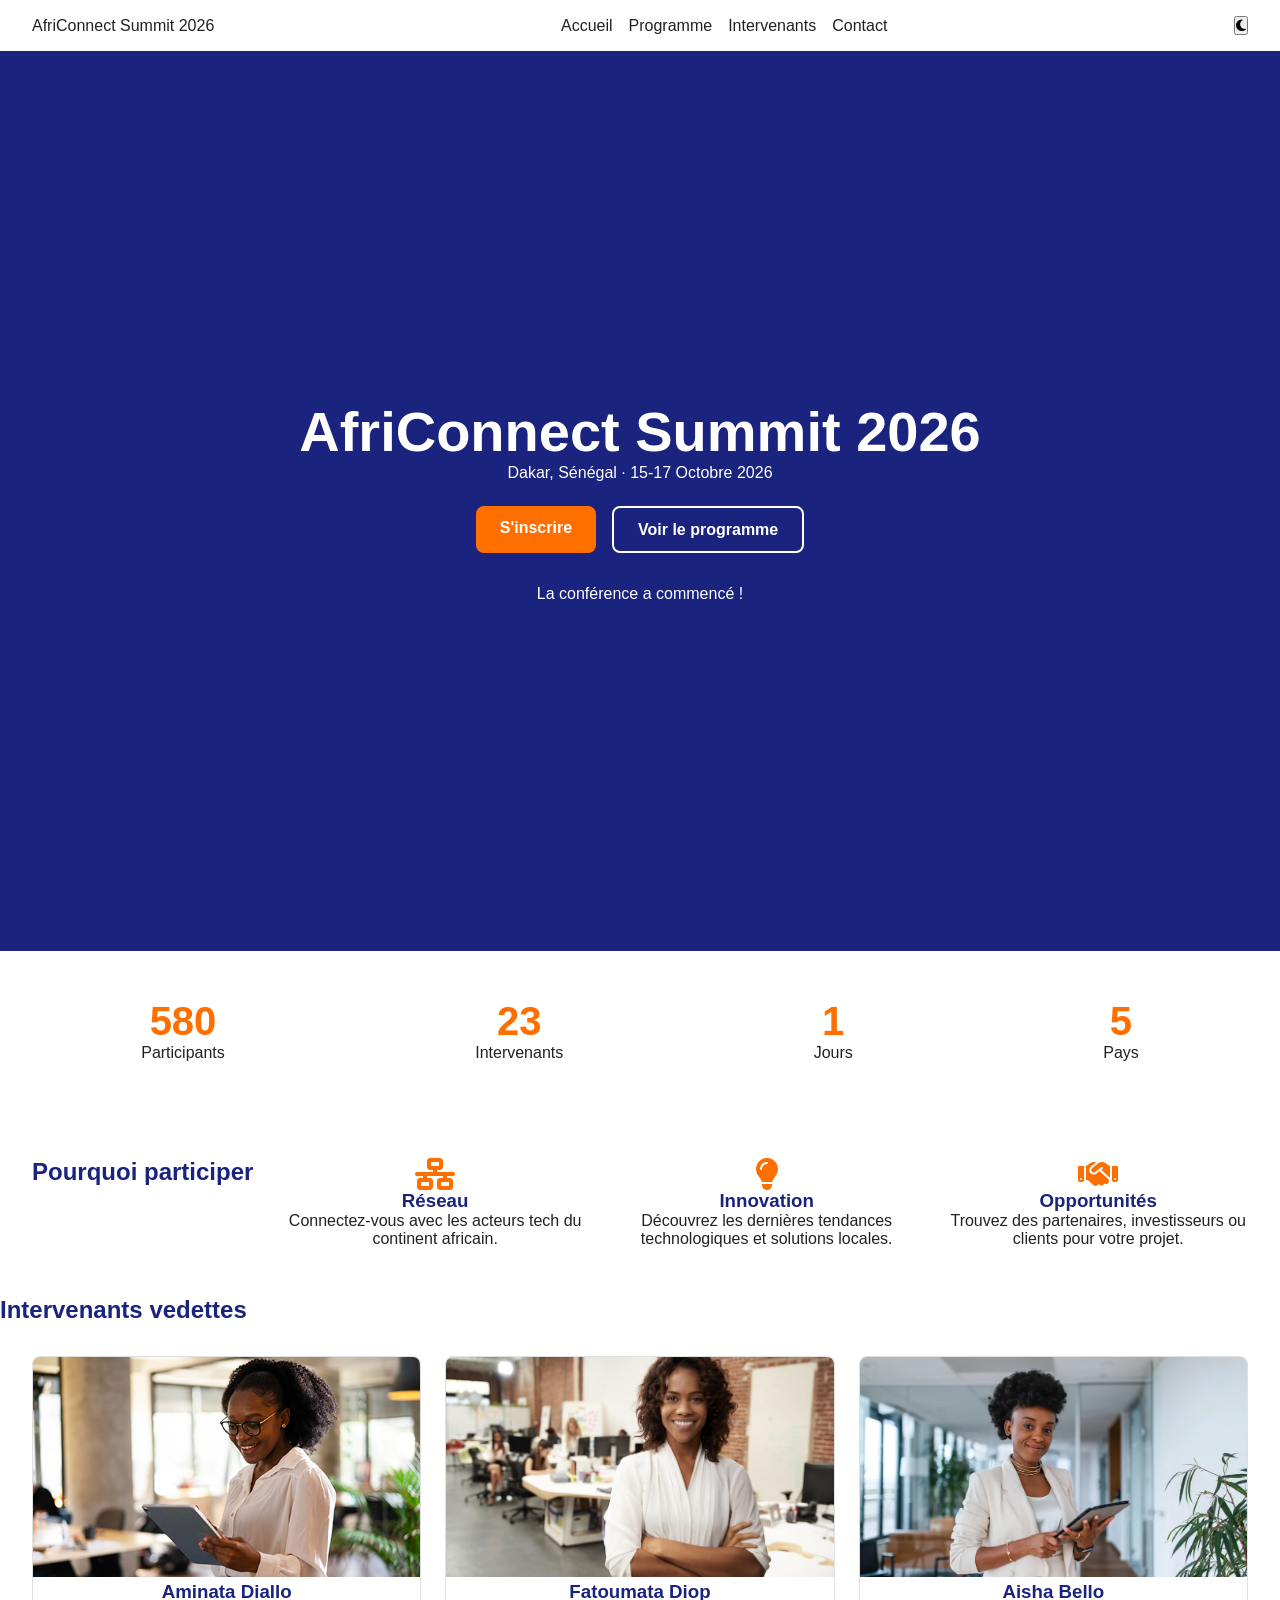
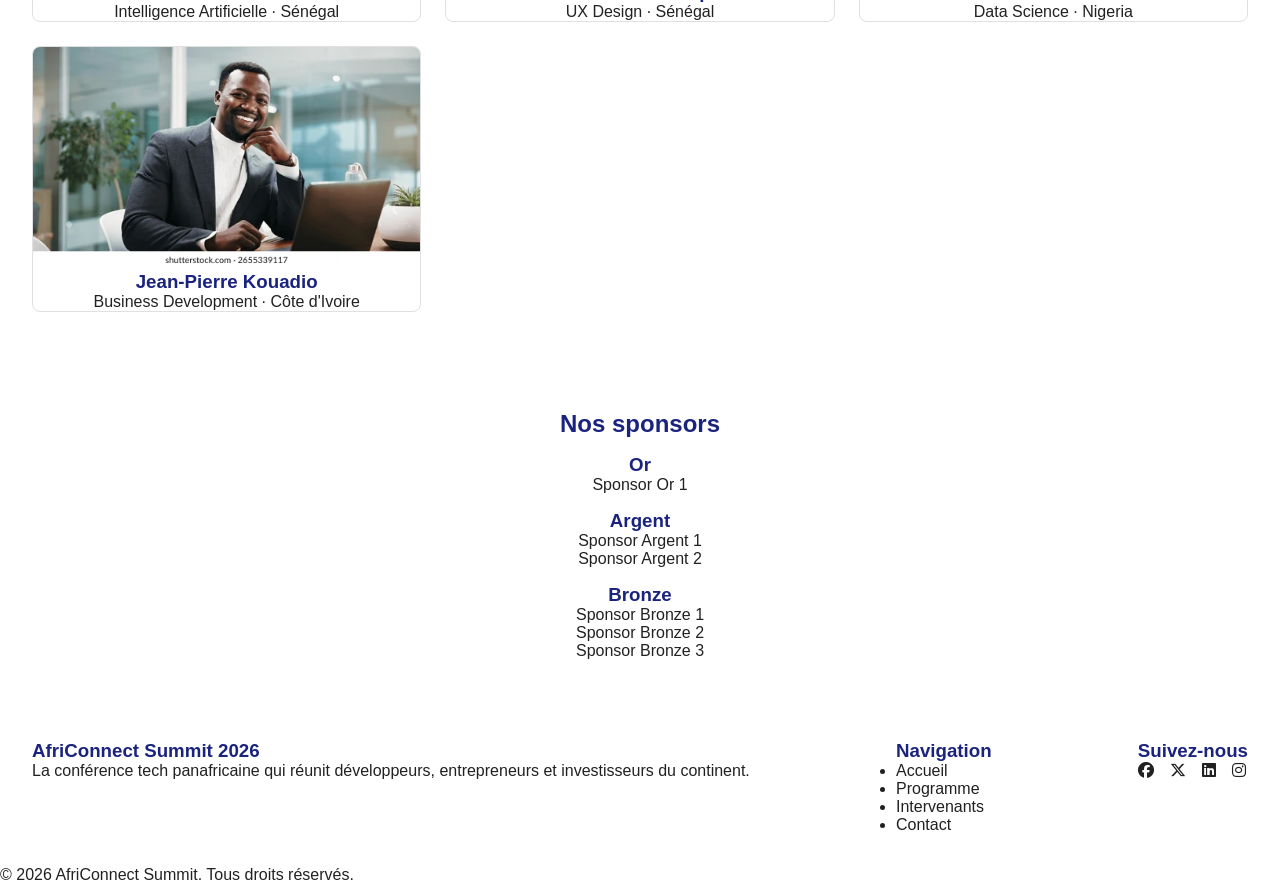
<file: index.html>
<!DOCTYPE html>
<html lang="fr">
<head>
    <meta charset="UTF-8">
    <meta name="viewport" content="width=device-width, initial-scale=1.0">
    <title>AfriConnect Summit 2026 - Accueil</title>
    <link rel="stylesheet" href="https://cdnjs.cloudflare.com/ajax/libs/font-awesome/6.5.1/css/all.min.css">
    <link rel="stylesheet" href="css/style.css">
</head>
<body>

<header>
  <nav class="navbar">
    <a href="index.html" class="logo">AfriConnect Summit 2026</a>

    <button class="menu-hamburger" aria-label="Ouvrir le menu">
      <i class="fa-solid fa-bars"></i>
    </button>

    <ul class="nav-links">
      <li><a href="index.html">Accueil</a></li>
      <li><a href="programme.html">Programme</a></li>
      <li><a href="intervenants.html">Intervenants</a></li>
      <li><a href="contact.html">Contact</a></li>
    </ul>

    <button class="toggle-theme" aria-label="Changer de thème">
      <i class="fa-solid fa-moon"></i>
    </button>
  </nav>
</header>

<main>

  <section class="hero">
    <h1>AfriConnect Summit 2026</h1>
    <p>Dakar, Sénégal · 15-17 Octobre 2026</p>
    <div class="cta-boutons">
      <a href="contact.html" class="btn-principal">S'inscrire</a>
      <a href="programme.html" class="btn-secondaire">Voir le programme</a>
    </div>
    <div id="compte-a-rebours">
      <div><span id="jours">00</span><p>Jours</p></div>
      <div><span id="heures">00</span><p>Heures</p></div>
      <div><span id="minutes">00</span><p>Minutes</p></div>
      <div><span id="secondes">00</span><p>Secondes</p></div>
    </div>
  </section>

  <section class="chiffres-cles">
    <div class="stat">
      <span class="compteur" data-cible="1200">0</span>
      <p>Participants</p>
    </div>
    <div class="stat">
      <span class="compteur" data-cible="48">0</span>
      <p>Intervenants</p>
    </div>
    <div class="stat">
      <span class="compteur" data-cible="3">0</span>
      <p>Jours</p>
    </div>
    <div class="stat">
      <span class="compteur" data-cible="12">0</span>
      <p>Pays</p>
    </div>
  </section>

  <section class="pourquoi-participer">
    <h2>Pourquoi participer</h2>
    <div class="argument">
      <i class="fa-solid fa-network-wired"></i>
      <h3>Réseau</h3>
      <p>Connectez-vous avec les acteurs tech du continent africain.</p>
    </div>
    <div class="argument">
      <i class="fa-solid fa-lightbulb"></i>
      <h3>Innovation</h3>
      <p>Découvrez les dernières tendances technologiques et solutions locales.</p>
    </div>
    <div class="argument">
      <i class="fa-solid fa-handshake"></i>
      <h3>Opportunités</h3>
      <p>Trouvez des partenaires, investisseurs ou clients pour votre projet.</p>
    </div>
  </section>

  <section class="intervenants-vedettes">
    <h2>Intervenants vedettes</h2>
    <div class="grille-vedettes">
      <article class="carte-intervenant">
        <img src="images/ways-to-promote-core-values.jpg" alt="Photo de Aminata Diallo">
        <h3>Aminata Diallo</h3>
        <p>Intelligence Artificielle · Sénégal</p>
      </article>
      <article class="carte-intervenant">
        <img src="images/images.jpg2.jpg" alt="Photo de Fatoumata Diop">
        <h3>Fatoumata Diop</h3>
        <p>UX Design · Sénégal</p>
      </article>
      <article class="carte-intervenant">
        <img src="images/woman_on_ipad_736_x_415_2.webp" alt="Photo de Aisha Bello">
        <h3>Aisha Bello</h3>
        <p>Data Science · Nigeria</p>
      </article>
      <article class="carte-intervenant">
        <img src="images/image.jpg" alt="Photo de Jean-Pierre Kouadio">
        <h3>Jean-Pierre Kouadio</h3>
        <p>Business Development · Côte d'Ivoire</p>
      </article>
    </div>
    <a href="intervenants.html" class="btn-secondaire">Voir tous les intervenants</a>
  </section>

  <section class="sponsors">
    <h2>Nos sponsors</h2>
    <div class="niveau-or">
      <h3>Or</h3>
      <p>Sponsor Or 1</p>
    </div>
    <div class="niveau-argent">
      <h3>Argent</h3>
      <p>Sponsor Argent 1</p>
      <p>Sponsor Argent 2</p>
    </div>
    <div class="niveau-bronze">
      <h3>Bronze</h3>
      <p>Sponsor Bronze 1</p>
      <p>Sponsor Bronze 2</p>
      <p>Sponsor Bronze 3</p>
    </div>
  </section>

</main>

<footer>
  <div class="footer-colonnes">

    <div class="footer-col">
      <h3>AfriConnect Summit 2026</h3>
      <p>La conférence tech panafricaine qui réunit développeurs, entrepreneurs et investisseurs du continent.</p>
    </div>

    <div class="footer-col">
      <h3>Navigation</h3>
      <ul>
        <li><a href="index.html">Accueil</a></li>
        <li><a href="programme.html">Programme</a></li>
        <li><a href="intervenants.html">Intervenants</a></li>
        <li><a href="contact.html">Contact</a></li>
      </ul>
    </div>

    <div class="footer-col">
      <h3>Suivez-nous</h3>
      <div class="reseaux-sociaux">
        <a href="#" aria-label="Facebook"><i class="fa-brands fa-facebook"></i></a>
        <a href="#" aria-label="Twitter/X"><i class="fa-brands fa-x-twitter"></i></a>
        <a href="#" aria-label="LinkedIn"><i class="fa-brands fa-linkedin"></i></a>
        <a href="#" aria-label="Instagram"><i class="fa-brands fa-instagram"></i></a>
      </div>
    </div>

  </div>

  <p class="copyright">&copy; <span id="annee"></span> AfriConnect Summit. Tous droits réservés.</p>

  <button id="retour-haut" aria-label="Retour en haut">
    <i class="fa-solid fa-arrow-up"></i>
  </button>
</footer>
<script src="js/main.js"></script>
</body>
</html>
</file>
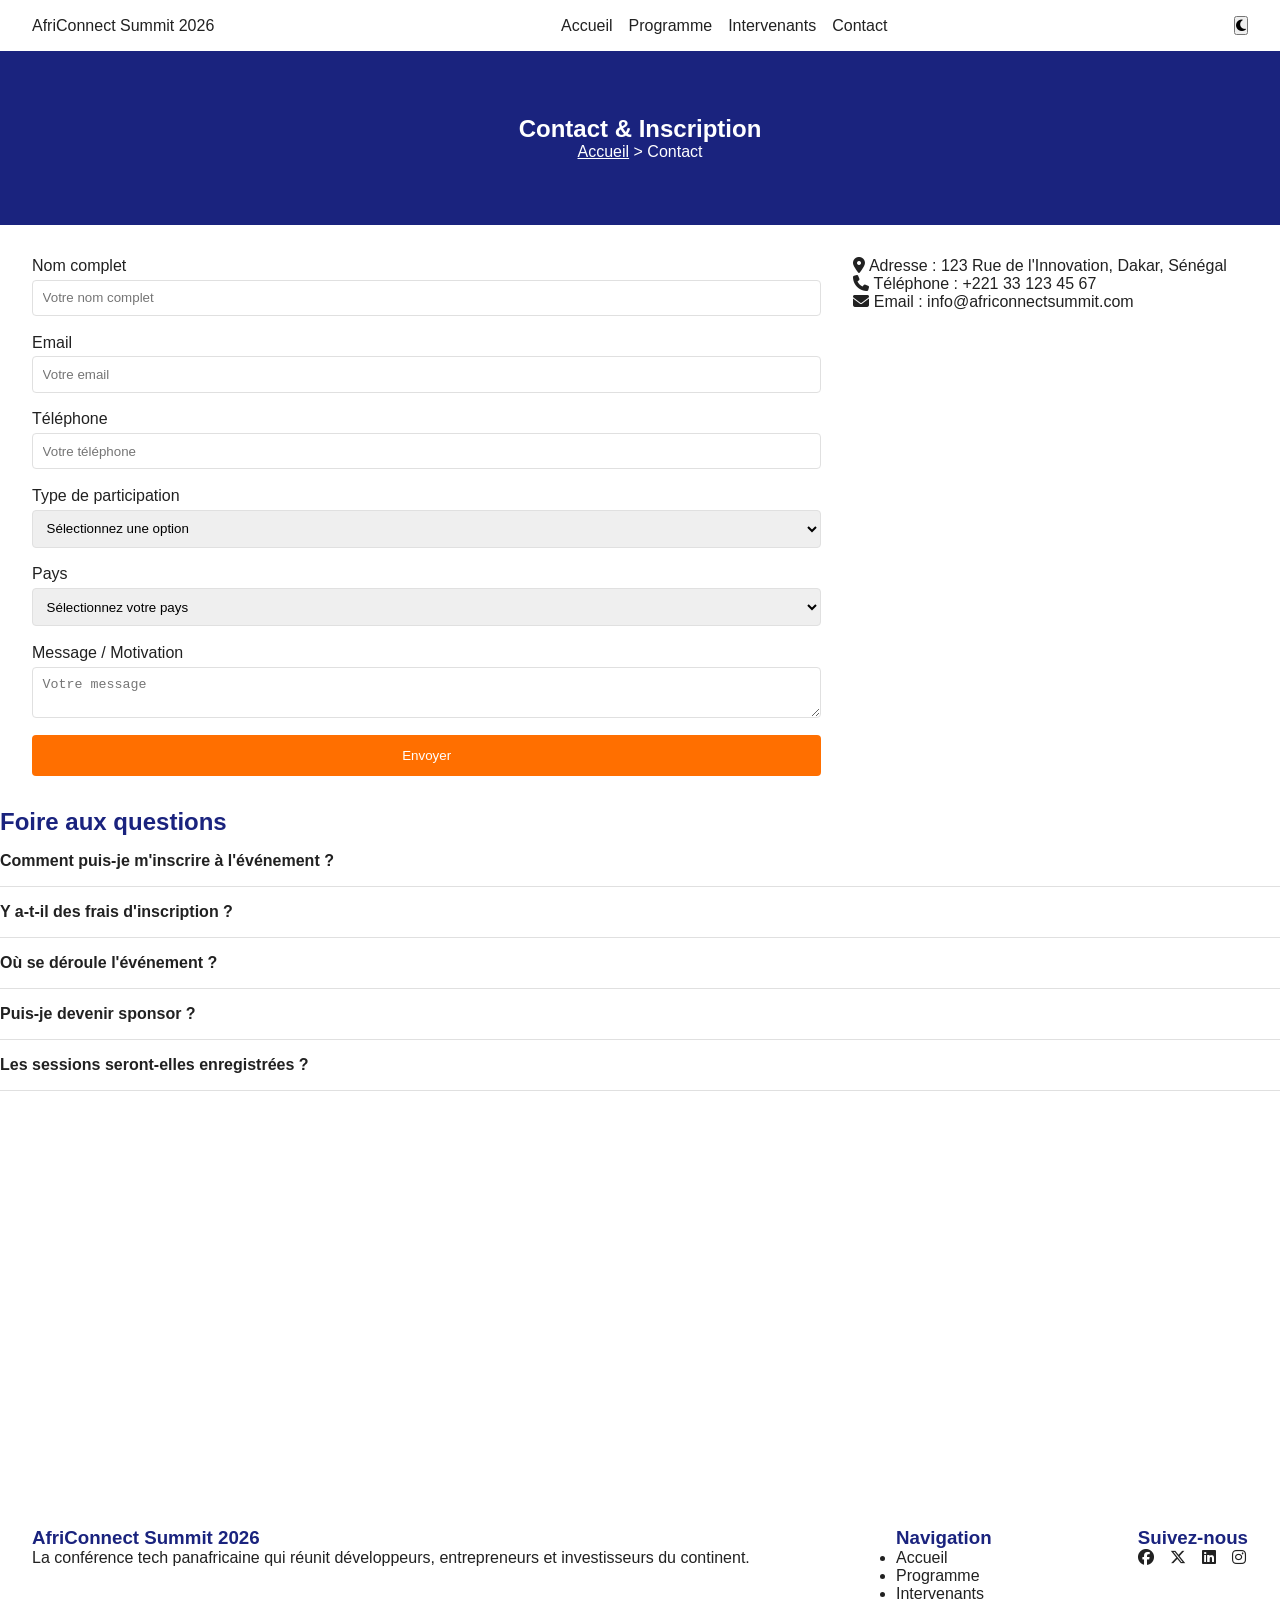
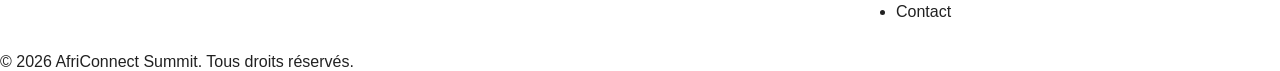
<file: contact.html>
<!DOCTYPE html>
<html lang="fr">
<head>
    <meta charset="UTF-8">
    <meta name="viewport" content="width=device-width, initial-scale=1.0">
    <title>AfriConnect Summit 2026 - Contact</title>
    <link rel="stylesheet" href="https://cdnjs.cloudflare.com/ajax/libs/font-awesome/6.5.1/css/all.min.css">
    <link rel="stylesheet" href="css/style.css">
</head>
<body>

<header>
  <nav class="navbar">
    <a href="index.html" class="logo">AfriConnect Summit 2026</a>

    <button class="menu-hamburger" aria-label="Ouvrir le menu">
      <i class="fa-solid fa-bars"></i>
    </button>

    <ul class="nav-links">
      <li><a href="index.html">Accueil</a></li>
      <li><a href="programme.html">Programme</a></li>
      <li><a href="intervenants.html">Intervenants</a></li>
      <li><a href="contact.html">Contact</a></li>
    </ul>

    <button class="toggle-theme" aria-label="Changer de thème">
      <i class="fa-solid fa-moon"></i>
    </button>
  </nav>
</header>

<main>

  <section class="hero-interne">
    <h1>Contact & Inscription</h1>
    <p class="fil-ariane"><a href="index.html">Accueil</a> &gt; Contact</p>
  </section>

  <section class="formulaire-infos">

    <form id="form-inscription">

      <label for="nom-complet">Nom complet</label>
      <input type="text" id="nom-complet" name="nom-complet" placeholder="Votre nom complet" required>
      <span class="erreur" id="erreur-nom"></span>

      <label for="email">Email</label>
      <input type="email" id="email" name="email" placeholder="Votre email" required>
      <span class="erreur" id="erreur-email"></span>

      <label for="telephone">Téléphone</label>
      <input type="tel" id="telephone" name="telephone" placeholder="Votre téléphone" required>
      <span class="erreur" id="erreur-telephone"></span>

      <label for="type-participation">Type de participation</label>
      <select id="type-participation" name="type-participation" required>
        <option value="">Sélectionnez une option</option>
        <option value="participant">Participant</option>
        <option value="intervenant">Intervenant</option>
        <option value="sponsor">Sponsor</option>
        <option value="presse">Presse</option>
      </select>
      <span class="erreur" id="erreur-type"></span>

      <label for="pays">Pays</label>
      <select id="pays" name="pays" required>
        <option value="">Sélectionnez votre pays</option>
        <option value="senegal">Sénégal</option>
        <option value="ghana">Ghana</option>
        <option value="cote-ivoire">Côte d'Ivoire</option>
        <option value="mali">Mali</option>
        <option value="nigeria">Nigeria</option>
        <option value="cameroun">Cameroun</option>
        <option value="benin">Bénin</option>
        <option value="togo">Togo</option>
        <option value="burkina-faso">Burkina Faso</option>
        <option value="rdc">République Démocratique du Congo</option>
        <option value="maroc">Maroc</option>
      </select>
      <span class="erreur" id="erreur-pays"></span>

      <label for="message">Message / Motivation</label>
      <textarea id="message" name="message" placeholder="Votre message" required></textarea>
      <span class="erreur" id="erreur-message"></span>

      <button type="submit">Envoyer</button>

      <p id="message-succes" class="cache">Votre inscription a bien été envoyée !</p>

    </form>

    <div class="infos-contact">
      <p><i class="fas fa-map-marker-alt"></i> Adresse : 123 Rue de l'Innovation, Dakar, Sénégal</p>
      <p><i class="fas fa-phone"></i> Téléphone : +221 33 123 45 67</p>
      <p><i class="fas fa-envelope"></i> Email : info@africonnectsummit.com</p>
    </div>

  </section>

  <section class="faq">
    <h2>Foire aux questions</h2>

    <div class="faq-item">
      <input type="checkbox" id="faq1" class="faq-toggle">
      <label for="faq1">Comment puis-je m'inscrire à l'événement ?</label>
      <div class="faq-reponse">
        <p>Vous pouvez vous inscrire en remplissant le formulaire ci-dessus ou en nous contactant directement par email.</p>
      </div>
    </div>

    <div class="faq-item">
      <input type="checkbox" id="faq2" class="faq-toggle">
      <label for="faq2">Y a-t-il des frais d'inscription ?</label>
      <div class="faq-reponse">
        <p>L'inscription est gratuite pour tous les participants.</p>
      </div>
    </div>

    <div class="faq-item">
      <input type="checkbox" id="faq3" class="faq-toggle">
      <label for="faq3">Où se déroule l'événement ?</label>
      <div class="faq-reponse">
        <p>L'événement se déroule à Dakar, Sénégal. L'adresse exacte est indiquée dans la section contact.</p>
      </div>
    </div>

    <div class="faq-item">
      <input type="checkbox" id="faq4" class="faq-toggle">
      <label for="faq4">Puis-je devenir sponsor ?</label>
      <div class="faq-reponse">
        <p>Oui, contactez-nous par email pour connaître les différents niveaux de sponsoring disponibles.</p>
      </div>
    </div>

    <div class="faq-item">
      <input type="checkbox" id="faq5" class="faq-toggle">
      <label for="faq5">Les sessions seront-elles enregistrées ?</label>
      <div class="faq-reponse">
        <p>Oui, la majorité des sessions seront disponibles en ligne après l'événement.</p>
      </div>
    </div>

  </section>

  <section class="carte">
    <iframe
      src="https://www.google.com/maps/embed?pb=!1m18!1m12!1m3!1d123456.0!2d-17.4677!3d14.7167!2m3!1f0!2f0!3f0!3m2!1i1024!2i768!4f13.1!3m3!1m2!1s0x0%3A0x0!2sDakar%2C+S%C3%A9n%C3%A9gal!5e0!3m2!1sfr!2ssn"
      title="Localisation de la conférence"
      width="100%"
      height="400"
      style="border:0;"
      allowfullscreen=""
      loading="lazy">
    </iframe>
  </section>

</main>

<footer>
  <div class="footer-colonnes">

    <div class="footer-col">
      <h3>AfriConnect Summit 2026</h3>
      <p>La conférence tech panafricaine qui réunit développeurs, entrepreneurs et investisseurs du continent.</p>
    </div>

    <div class="footer-col">
      <h3>Navigation</h3>
      <ul>
        <li><a href="index.html">Accueil</a></li>
        <li><a href="programme.html">Programme</a></li>
        <li><a href="intervenants.html">Intervenants</a></li>
        <li><a href="contact.html">Contact</a></li>
      </ul>
    </div>

    <div class="footer-col">
      <h3>Suivez-nous</h3>
      <div class="reseaux-sociaux">
        <a href="#" aria-label="Facebook"><i class="fa-brands fa-facebook"></i></a>
        <a href="#" aria-label="Twitter/X"><i class="fa-brands fa-x-twitter"></i></a>
        <a href="#" aria-label="LinkedIn"><i class="fa-brands fa-linkedin"></i></a>
        <a href="#" aria-label="Instagram"><i class="fa-brands fa-instagram"></i></a>
      </div>
    </div>

  </div>

  <p class="copyright">&copy; <span id="annee"></span> AfriConnect Summit. Tous droits réservés.</p>

  <button id="retour-haut" aria-label="Retour en haut">
    <i class="fa-solid fa-arrow-up"></i>
  </button>
</footer>
<script src="js/main.js"></script>
</body>
</html>
</file>
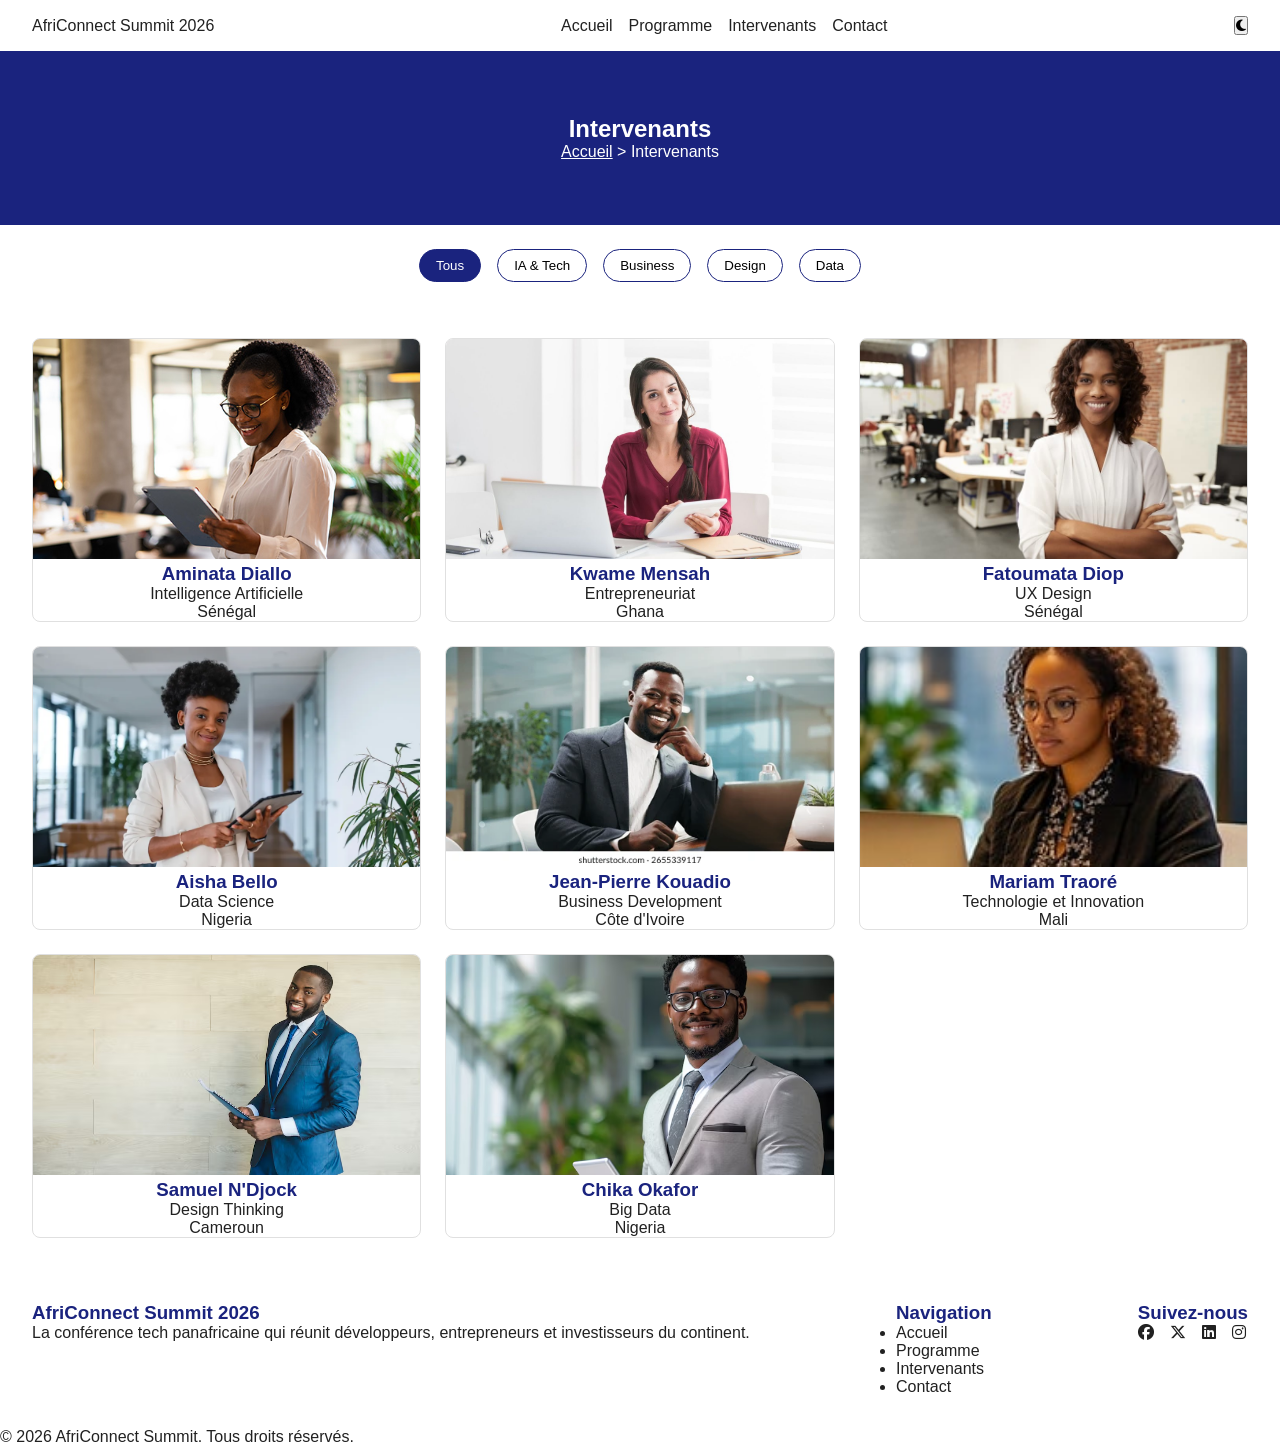
<file: intervenants.html>
<!DOCTYPE html>
<html lang="fr">
<head>
    <meta charset="UTF-8">
    <meta name="viewport" content="width=device-width, initial-scale=1.0">
    <title>AfriConnect Summit 2026 - Intervenants</title>
    <link rel="stylesheet" href="https://cdnjs.cloudflare.com/ajax/libs/font-awesome/6.5.1/css/all.min.css">
    <link rel="stylesheet" href="css/style.css">
</head>
<body>

<header>
  <nav class="navbar">
    <a href="index.html" class="logo">AfriConnect Summit 2026</a>

    <button class="menu-hamburger" aria-label="Ouvrir le menu">
      <i class="fa-solid fa-bars"></i>
    </button>

    <ul class="nav-links">
      <li><a href="index.html">Accueil</a></li>
      <li><a href="programme.html">Programme</a></li>
      <li><a href="intervenants.html">Intervenants</a></li>
      <li><a href="contact.html">Contact</a></li>
    </ul>

    <button class="toggle-theme" aria-label="Changer de thème">
      <i class="fa-solid fa-moon"></i>
    </button>
  </nav>
</header>

<main>

  <section class="hero-interne">
    <h1>Intervenants</h1>
    <p class="fil-ariane"><a href="index.html">Accueil</a> &gt; Intervenants</p>
  </section>

  <section class="filtres">
    <button class="filtre-btn active" data-filtre="tous">Tous</button>
    <button class="filtre-btn" data-filtre="ia-tech">IA & Tech</button>
    <button class="filtre-btn" data-filtre="business">Business</button>
    <button class="filtre-btn" data-filtre="design">Design</button>
    <button class="filtre-btn" data-filtre="data">Data</button>
  </section>

  <section class="grille-intervenants">

    <article class="carte-intervenant" data-categorie="ia-tech">
      <img src="images/ways-to-promote-core-values.jpg" alt="Photo de Aminata Diallo">
      <h3>Aminata Diallo</h3>
      <p class="specialite">Intelligence Artificielle</p>
      <p class="pays">Sénégal</p>
    </article>

    <article class="carte-intervenant" data-categorie="business">
      <img src="images/images.jpg" alt="Photo de Kwame Mensah">
      <h3>Kwame Mensah</h3>
      <p class="specialite">Entrepreneuriat</p>
      <p class="pays">Ghana</p>
    </article>

    <article class="carte-intervenant" data-categorie="design">
      <img src="images/images.jpg2.jpg" alt="Photo de Fatoumata Diop">
      <h3>Fatoumata Diop</h3>
      <p class="specialite">UX Design</p>
      <p class="pays">Sénégal</p>
    </article>

    <article class="carte-intervenant" data-categorie="data">
      <img src="images/woman_on_ipad_736_x_415_2.webp" alt="Photo de Aisha Bello">
      <h3>Aisha Bello</h3>
      <p class="specialite">Data Science</p>
      <p class="pays">Nigeria</p>
    </article>

    <article class="carte-intervenant" data-categorie="business">
      <img src="images/image.jpg" alt="Photo de Jean-Pierre Kouadio">
      <h3>Jean-Pierre Kouadio</h3>
      <p class="specialite">Business Development</p>
      <p class="pays">Côte d'Ivoire</p>
    </article>

    <article class="carte-intervenant" data-categorie="ia-tech">
      <img src="images/OIP.jpg" alt="Photo de Mariam Traoré">
      <h3>Mariam Traoré</h3>
      <p class="specialite">Technologie et Innovation</p>
      <p class="pays">Mali</p>
    </article>

    <article class="carte-intervenant" data-categorie="design">
      <img src="images/homme-affaires-cv_23-2147626474.avif" alt="Photo de Samuel N'Djock">
      <h3>Samuel N'Djock</h3>
      <p class="specialite">Design Thinking</p>
      <p class="pays">Cameroun</p>
    </article>

    <article class="carte-intervenant" data-categorie="data">
      <img src="images/hombre-plano-medio-trabajando-como-abogado_23-2151202439.avif" alt="Photo de Chika Okafor">
      <h3>Chika Okafor</h3>
      <p class="specialite">Big Data</p>
      <p class="pays">Nigeria</p>
    </article>

  </section>

</main>

<footer>
  <div class="footer-colonnes">

    <div class="footer-col">
      <h3>AfriConnect Summit 2026</h3>
      <p>La conférence tech panafricaine qui réunit développeurs, entrepreneurs et investisseurs du continent.</p>
    </div>

    <div class="footer-col">
      <h3>Navigation</h3>
      <ul>
        <li><a href="index.html">Accueil</a></li>
        <li><a href="programme.html">Programme</a></li>
        <li><a href="intervenants.html">Intervenants</a></li>
        <li><a href="contact.html">Contact</a></li>
      </ul>
    </div>

    <div class="footer-col">
      <h3>Suivez-nous</h3>
      <div class="reseaux-sociaux">
        <a href="#" aria-label="Facebook"><i class="fa-brands fa-facebook"></i></a>
        <a href="#" aria-label="Twitter/X"><i class="fa-brands fa-x-twitter"></i></a>
        <a href="#" aria-label="LinkedIn"><i class="fa-brands fa-linkedin"></i></a>
        <a href="#" aria-label="Instagram"><i class="fa-brands fa-instagram"></i></a>
      </div>
    </div>

  </div>

  <p class="copyright">&copy; <span id="annee"></span> AfriConnect Summit. Tous droits réservés.</p>

  <button id="retour-haut" aria-label="Retour en haut">
    <i class="fa-solid fa-arrow-up"></i>
  </button>
</footer>
<script src="js/main.js"></script>
</body>
</html>
</file>
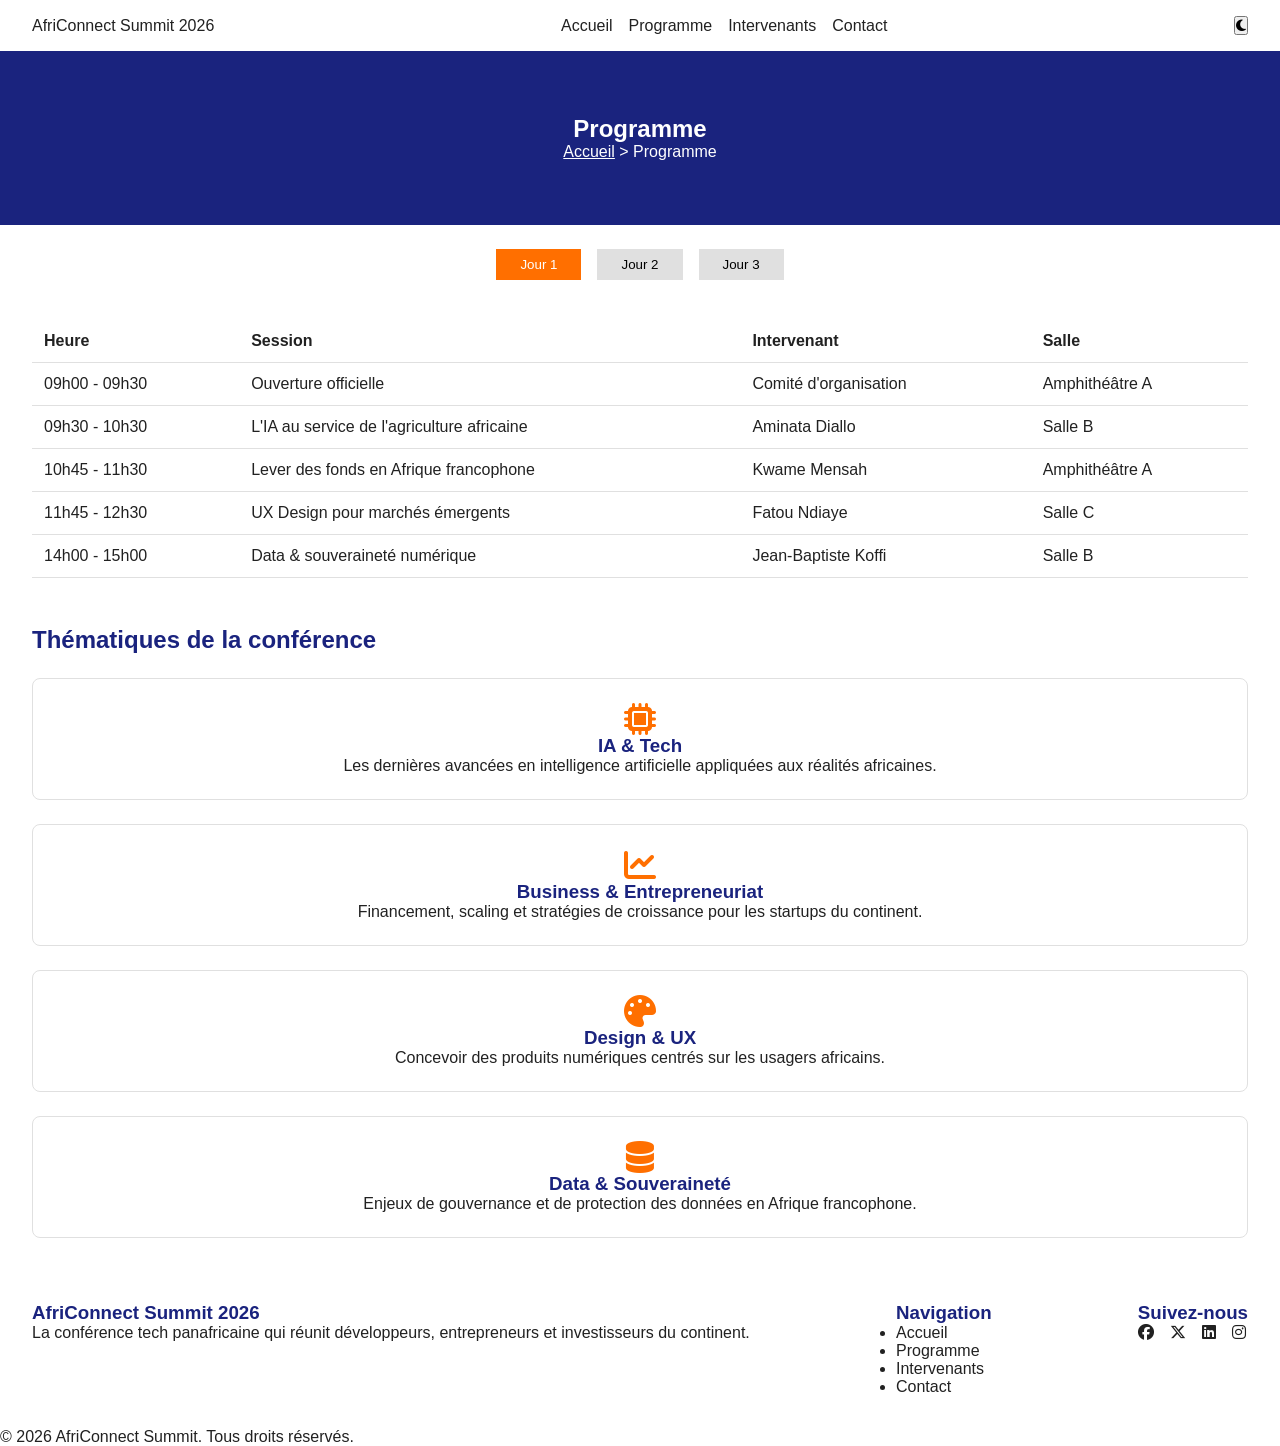
<file: programme.html>
<!DOCTYPE html>
<html lang="fr">
<head>
    <meta charset="UTF-8">
    <meta name="viewport" content="width=device-width, initial-scale=1.0">
    <title>AfriConnect Summit 2026 - Programme</title>
    <link rel="stylesheet" href="https://cdnjs.cloudflare.com/ajax/libs/font-awesome/6.5.1/css/all.min.css">
    <link rel="stylesheet" href="css/style.css">
</head>
<body>

<header>
  <nav class="navbar">
    <a href="index.html" class="logo">AfriConnect Summit 2026</a>

    <button class="menu-hamburger" aria-label="Ouvrir le menu">
      <i class="fa-solid fa-bars"></i>
    </button>

    <ul class="nav-links">
      <li><a href="index.html">Accueil</a></li>
      <li><a href="programme.html">Programme</a></li>
      <li><a href="intervenants.html">Intervenants</a></li>
      <li><a href="contact.html">Contact</a></li>
    </ul>

    <button class="toggle-theme" aria-label="Changer de thème">
      <i class="fa-solid fa-moon"></i>
    </button>
  </nav>
</header>

<main>

  <section class="hero-interne">
    <h1>Programme</h1>
    <p class="fil-ariane"><a href="index.html">Accueil</a> &gt; Programme</p>
  </section>

  <section class="onglets">

    <div class="onglets-boutons">
      <button class="onglet-btn active" data-jour="jour1">Jour 1</button>
      <button class="onglet-btn" data-jour="jour2">Jour 2</button>
      <button class="onglet-btn" data-jour="jour3">Jour 3</button>
    </div>

    <div id="jour1" class="jour-content active">
      <table>
        <thead>
          <tr>
            <th>Heure</th>
            <th>Session</th>
            <th>Intervenant</th>
            <th>Salle</th>
          </tr>
        </thead>
        <tbody>
          <tr>
            <td>09h00 - 09h30</td>
            <td>Ouverture officielle</td>
            <td>Comité d'organisation</td>
            <td>Amphithéâtre A</td>
          </tr>
          <tr>
            <td>09h30 - 10h30</td>
            <td>L'IA au service de l'agriculture africaine</td>
            <td>Aminata Diallo</td>
            <td>Salle B</td>
          </tr>
          <tr>
            <td>10h45 - 11h30</td>
            <td>Lever des fonds en Afrique francophone</td>
            <td>Kwame Mensah</td>
            <td>Amphithéâtre A</td>
          </tr>
          <tr>
            <td>11h45 - 12h30</td>
            <td>UX Design pour marchés émergents</td>
            <td>Fatou Ndiaye</td>
            <td>Salle C</td>
          </tr>
          <tr>
            <td>14h00 - 15h00</td>
            <td>Data & souveraineté numérique</td>
            <td>Jean-Baptiste Koffi</td>
            <td>Salle B</td>
          </tr>
        </tbody>
      </table>
    </div>

    <div id="jour2" class="jour-content">
      <table>
        <thead>
          <tr>
            <th>Heure</th>
            <th>Session</th>
            <th>Intervenant</th>
            <th>Salle</th>
          </tr>
        </thead>
        <tbody>
          <tr>
            <td>09h00 - 09h45</td>
            <td>Cybersécurité en Afrique francophone</td>
            <td>Aisha Bello</td>
            <td>Salle B</td>
          </tr>
          <tr>
            <td>10h00 - 10h45</td>
            <td>Design Thinking appliqué au terrain africain</td>
            <td>Samuel N'Djock</td>
            <td>Salle C</td>
          </tr>
          <tr>
            <td>11h00 - 11h45</td>
            <td>Big Data et santé publique</td>
            <td>Chika Okafor</td>
            <td>Amphithéâtre A</td>
          </tr>
          <tr>
            <td>13h30 - 14h15</td>
            <td>Financer sa startup tech</td>
            <td>Jean-Pierre Kouadio</td>
            <td>Salle B</td>
          </tr>
          <tr>
            <td>14h30 - 15h15</td>
            <td>Innovation et souveraineté technologique</td>
            <td>Mariam Traoré</td>
            <td>Amphithéâtre A</td>
          </tr>
        </tbody>
      </table>
    </div>

    <div id="jour3" class="jour-content">
      <table>
        <thead>
          <tr>
            <th>Heure</th>
            <th>Session</th>
            <th>Intervenant</th>
            <th>Salle</th>
          </tr>
        </thead>
        <tbody>
          <tr>
            <td>09h00 - 09h45</td>
            <td>UX Design pour l'inclusion numérique</td>
            <td>Fatoumata Diop</td>
            <td>Salle C</td>
          </tr>
          <tr>
            <td>10h00 - 10h45</td>
            <td>Panel : femmes dans la tech</td>
            <td>Aminata Diallo & Aisha Bello</td>
            <td>Amphithéâtre A</td>
          </tr>
          <tr>
            <td>11h00 - 11h45</td>
            <td>Perspectives d'investissement 2027</td>
            <td>Kwame Mensah</td>
            <td>Salle B</td>
          </tr>
          <tr>
            <td>13h30 - 14h15</td>
            <td>Table ronde : IA responsable</td>
            <td>Mariam Traoré</td>
            <td>Salle C</td>
          </tr>
          <tr>
            <td>14h30 - 15h30</td>
            <td>Clôture et remise des prix</td>
            <td>Comité d'organisation</td>
            <td>Amphithéâtre A</td>
          </tr>
        </tbody>
      </table>
    </div>

  </section>

  <section class="thematiques">
    <h2>Thématiques de la conférence</h2>

    <div class="carte-thematique">
      <i class="fa-solid fa-microchip"></i>
      <h3>IA & Tech</h3>
      <p>Les dernières avancées en intelligence artificielle appliquées aux réalités africaines.</p>
    </div>

    <div class="carte-thematique">
      <i class="fa-solid fa-chart-line"></i>
      <h3>Business & Entrepreneuriat</h3>
      <p>Financement, scaling et stratégies de croissance pour les startups du continent.</p>
    </div>

    <div class="carte-thematique">
      <i class="fa-solid fa-palette"></i>
      <h3>Design & UX</h3>
      <p>Concevoir des produits numériques centrés sur les usagers africains.</p>
    </div>

    <div class="carte-thematique">
      <i class="fa-solid fa-database"></i>
      <h3>Data & Souveraineté</h3>
      <p>Enjeux de gouvernance et de protection des données en Afrique francophone.</p>
    </div>

  </section>

</main>

<footer>
  <div class="footer-colonnes">

    <div class="footer-col">
      <h3>AfriConnect Summit 2026</h3>
      <p>La conférence tech panafricaine qui réunit développeurs, entrepreneurs et investisseurs du continent.</p>
    </div>

    <div class="footer-col">
      <h3>Navigation</h3>
      <ul>
        <li><a href="index.html">Accueil</a></li>
        <li><a href="programme.html">Programme</a></li>
        <li><a href="intervenants.html">Intervenants</a></li>
        <li><a href="contact.html">Contact</a></li>
      </ul>
    </div>

    <div class="footer-col">
      <h3>Suivez-nous</h3>
      <div class="reseaux-sociaux">
        <a href="#" aria-label="Facebook"><i class="fa-brands fa-facebook"></i></a>
        <a href="#" aria-label="Twitter/X"><i class="fa-brands fa-x-twitter"></i></a>
        <a href="#" aria-label="LinkedIn"><i class="fa-brands fa-linkedin"></i></a>
        <a href="#" aria-label="Instagram"><i class="fa-brands fa-instagram"></i></a>
      </div>
    </div>

  </div>

  <p class="copyright">&copy; <span id="annee"></span> AfriConnect Summit. Tous droits réservés.</p>

  <button id="retour-haut" aria-label="Retour en haut">
    <i class="fa-solid fa-arrow-up"></i>
  </button>
</footer>
<script src="js/main.js"></script>
</body>
</html>
</file>
<file: css/style.css>
/* ============================================
   VARIABLES : couleurs et polices réutilisées partout
   ============================================ */
:root {
  --couleur-principale: #1a237e;
  --couleur-accent: #ff6f00;
  --couleur-fond: #ffffff;
  --couleur-texte: #212121;
  --couleur-bordure: #e0e0e0;
  --police-titres: 'Poppins', sans-serif;
  --police-texte: 'Inter', sans-serif;
}

[data-theme="dark"] {
  --couleur-fond: #121212;
  --couleur-texte: #f5f5f5;
}

/* ============================================
   RESET DE BASE
   ============================================ */
* {
  margin: 0;
  padding: 0;
  box-sizing: border-box;
}

body {
  font-family: var(--police-texte);
  color: var(--couleur-texte);
  background-color: var(--couleur-fond);
}

h1, h2, h3 {
  font-family: var(--police-titres);
  color: var(--couleur-principale);
}

a {
  text-decoration: none;
  color: inherit;
}

img {
  max-width: 100%;
}

/* ============================================
   NAVBAR
   ============================================ */
.navbar {
  display: flex;
  justify-content: space-between;
  align-items: center;
  padding: 1rem 2rem;
}

.nav-links {
  display: flex;
  gap: 1rem;
  list-style: none;
}

/* ============================================
   FOOTER
   ============================================ */
.footer-colonnes {
  display: flex;
  justify-content: space-between;
  padding: 2rem;
  flex-wrap: wrap;
  gap: 2rem;
}

.reseaux-sociaux {
  display: flex;
  gap: 1rem;
}
/* ============================================
   HERO (page d'accueil) : grande bannière d'intro
   ============================================ */
.hero {
  min-height: 100vh;         /* occupe tout l'écran */
  display: flex;
  flex-direction: column;    /* titre, texte, boutons empilés */
  justify-content: center;
  align-items: center;
  text-align: center;
  padding: 2rem;
  background-color: var(--couleur-principale);
  color: white;
}

.hero h1 {
  font-size: 3rem;
  color: white; /* on force le blanc ici, sinon h1 est bleu par défaut */
}

.cta-boutons {
  display: flex;
  gap: 1rem;
  margin-top: 1.5rem;
}

.btn-principal, .btn-secondaire {
  padding: 0.8rem 1.5rem;
  border-radius: 8px;
  font-weight: bold;
}

.btn-principal {
  background-color: var(--couleur-accent);
  color: white;
}

.btn-secondaire {
  border: 2px solid white;
  color: white;
}

#compte-a-rebours {
  display: flex;         /* les 4 blocs (jours/heures/min/sec) côte à côte */
  gap: 1.5rem;
  margin-top: 2rem;
}

/* ============================================
   CHIFFRES CLÉS : les 4 statistiques
   ============================================ */
.chiffres-cles {
  display: flex;
  justify-content: space-around;
  padding: 3rem 1rem;
  text-align: center;
}

.compteur {
  font-size: 2.5rem;
  font-weight: bold;
  color: var(--couleur-accent);
}

/* ============================================
   POURQUOI PARTICIPER : 3 arguments
   ============================================ */
.pourquoi-participer {
  display: flex;        /* les 3 arguments côte à côte */
  gap: 2rem;
  padding: 3rem 2rem;
}

.argument {
  flex: 1;               /* chaque argument prend une largeur égale */
  text-align: center;
}

.argument i {
  font-size: 2rem;
  color: var(--couleur-accent);
}

/* ============================================
   CARTES INTERVENANTS : utilisées sur plusieurs pages
   ============================================ */
.grille-vedettes,
.grille-intervenants {
  display: grid;                              /* grille au lieu de flexbox */
  grid-template-columns: repeat(3, 1fr);       /* 3 colonnes égales */
  gap: 1.5rem;
  padding: 2rem;
}

.carte-intervenant {
  border: 1px solid var(--couleur-bordure);
  border-radius: 8px;
  overflow: hidden;       /* garde l'image dans les coins arrondis */
  text-align: center;
  transition: transform 0.3s ease; /* effet fluide au survol */
}

.carte-intervenant:hover {
  transform: translateY(-5px); /* la carte remonte légèrement */
  box-shadow: 0 4px 12px rgba(0,0,0,0.1);
}

.carte-intervenant img {
  width: 100%;
  height: 220px;
  object-fit: cover; /* l'image remplit le cadre sans se déformer */
}

/* ============================================
   FILTRES (page intervenants)
   ============================================ */
.filtres {
  display: flex;
  gap: 1rem;
  justify-content: center;
  padding: 1.5rem;
}

.filtre-btn {
  padding: 0.5rem 1rem;
  border: 1px solid var(--couleur-principale);
  background: none;
  border-radius: 20px;
  cursor: pointer;
}

.filtre-btn.active {
  background-color: var(--couleur-principale);
  color: white;
}

/* ============================================
   SPONSORS
   ============================================ */
.sponsors {
  text-align: center;
  padding: 3rem 2rem;
}

.niveau-or, .niveau-argent, .niveau-bronze {
  margin-top: 1rem;
}

/* ============================================
   HERO INTERNE (programme, intervenants, contact)
   ============================================ */
.hero-interne {
  background-color: var(--couleur-principale);
  color: white;
  padding: 4rem 2rem;
  text-align: center;
}

.hero-interne h1 {
  color: white;
}

.fil-ariane a {
  color: white;
  text-decoration: underline;
}

/* ============================================
   ONGLETS (page programme)
   ============================================ */
.onglets-boutons {
  display: flex;
  justify-content: center;
  gap: 1rem;
  padding: 1.5rem;
}

.onglet-btn {
  padding: 0.5rem 1.5rem;
  border: none;
  background-color: var(--couleur-bordure);
  cursor: pointer;
}

.onglet-btn.active {
  background-color: var(--couleur-accent);
  color: white;
}

.jour-content {
  display: none;   /* caché par défaut */
  padding: 1rem 2rem;
}

.jour-content.active {
  display: block;   /* affiché seulement si actif */
}

table {
  width: 100%;
  border-collapse: collapse; /* enlève les doubles bordures entre cellules */
}

th, td {
  padding: 0.75rem;
  border-bottom: 1px solid var(--couleur-bordure);
  text-align: left;
}

/* ============================================
   THÉMATIQUES (page programme)
   ============================================ */
.thematiques {
  display: grid;
  grid-template-columns: repeat(2, 1fr); /* grille 2x2 demandée */
  gap: 1.5rem;
  padding: 2rem;
}

.carte-thematique {
  text-align: center;
  padding: 1.5rem;
  border: 1px solid var(--couleur-bordure);
  border-radius: 8px;
}

.carte-thematique i {
  font-size: 2rem;
  color: var(--couleur-accent);
}

/* ============================================
   FORMULAIRE (page contact)
   ============================================ */
.formulaire-infos {
  display: flex;         /* formulaire à gauche, infos à droite */
  gap: 2rem;
  padding: 2rem;
}

#form-inscription {
  flex: 2;                /* le formulaire prend plus de place */
  display: flex;
  flex-direction: column; /* champs empilés verticalement */
  gap: 0.3rem;
}

#form-inscription input,
#form-inscription select,
#form-inscription textarea {
  padding: 0.6rem;
  border: 1px solid var(--couleur-bordure);
  border-radius: 4px;
  margin-bottom: 0.5rem;
}

#form-inscription button {
  padding: 0.8rem;
  background-color: var(--couleur-accent);
  color: white;
  border: none;
  border-radius: 4px;
  cursor: pointer;
}

.erreur {
  color: red;
  font-size: 0.85rem;
}

.cache {
  display: none; /* le message de succès reste caché par défaut */
}

.infos-contact {
  flex: 1;
}

/* ============================================
   FAQ EN ACCORDÉON (CSS pur, sans JS)
   ============================================ */
.faq-item {
  border-bottom: 1px solid var(--couleur-bordure);
  padding: 0.5rem 0;
}

.faq-toggle {
  display: none; /* on cache la case à cocher elle-même */
}

.faq-item label {
  display: block;
  cursor: pointer;
  font-weight: bold;
  padding: 0.5rem 0;
}

.faq-reponse {
  max-height: 0;              /* fermé par défaut */
  overflow: hidden;
  transition: max-height 0.3s ease; /* animation d'ouverture douce */
}

/* Quand la case cachée est cochée, on ouvre la réponse juste après */
.faq-toggle:checked ~ .faq-reponse {
  max-height: 200px;
}

/* ============================================
   CARTE GOOGLE MAPS
   ============================================ */
.carte iframe {
  width: 100%;
  border: none;
}

/* ============================================
   BOUTON RETOUR EN HAUT
   ============================================ */
#retour-haut {
  position: fixed;
  bottom: 2rem;
  right: 2rem;
  width: 45px;
  height: 45px;
  border-radius: 50%;
  background-color: var(--couleur-accent);
  color: white;
  border: none;
  cursor: pointer;
  display: none; /* caché par défaut, affiché en JS après 300px de scroll */
}
/* ============================================
   RESPONSIVE : on adapte l'affichage selon
   la taille de l'écran, du plus petit au plus grand
   ============================================ */

/* ----- MOBILE (dès 375px, styles par défaut déjà mobile-friendly) ----- */

/* On cache le menu de liens et on affiche le bouton hamburger */
.nav-links {
  display: none;               /* caché par défaut sur mobile */
  flex-direction: column;      /* les liens s'empilent quand affichés */
  position: absolute;
  top: 100%;
  left: 0;
  width: 100%;
  background-color: var(--couleur-fond);
  padding: 1rem;
}

.nav-links.ouvert {
  display: flex;  /* affiché quand le JS ajoute cette classe */
}

.menu-hamburger {
  display: block;  /* visible sur mobile */
  background: none;
  border: none;
  font-size: 1.5rem;
  cursor: pointer;
}

/* Sur mobile, les blocs empilés au lieu de côte à côte */
.chiffres-cles,
.pourquoi-participer,
.formulaire-infos,
#compte-a-rebours {
  flex-direction: column;
}

.grille-vedettes,
.grille-intervenants {
  grid-template-columns: 1fr; /* 1 seule colonne sur mobile */
}
.thematiques {
  grid-template-columns: 1fr; /* 1 seule colonne sur mobile */
}

.hero h1 {
  font-size: 2rem; /* titre plus petit sur petit écran */
}


/* ----- TABLETTE (à partir de 768px) ----- */
@media (min-width: 768px) {

  /* Le menu hamburger disparaît, les liens reviennent côte à côte */
  .menu-hamburger {
    display: none;
  }

  .nav-links {
    display: flex;
    flex-direction: row;
    position: static;
    width: auto;
    padding: 0;
  }

  .grille-vedettes,
  .grille-intervenants {
    grid-template-columns: repeat(2, 1fr); /* 2 colonnes sur tablette */
  }

  .chiffres-cles,
  .pourquoi-participer {
    flex-direction: row; /* de nouveau côte à côte */
  }

}


/* ----- DESKTOP (à partir de 1200px) ----- */
@media (min-width: 1200px) {

  .grille-vedettes,
  .grille-intervenants {
    grid-template-columns: repeat(3, 1fr); /* 3 colonnes sur desktop */
  }

  .formulaire-infos {
    flex-direction: row; /* formulaire et infos côte à côte */
  }

  .hero h1 {
    font-size: 3.5rem; /* titre plus grand sur grand écran */
  }

}
.navbar.scrolled {
  background-color: var(--couleur-fond);
  box-shadow: 0 2px 10px rgba(0,0,0,0.1);
}
</file>
